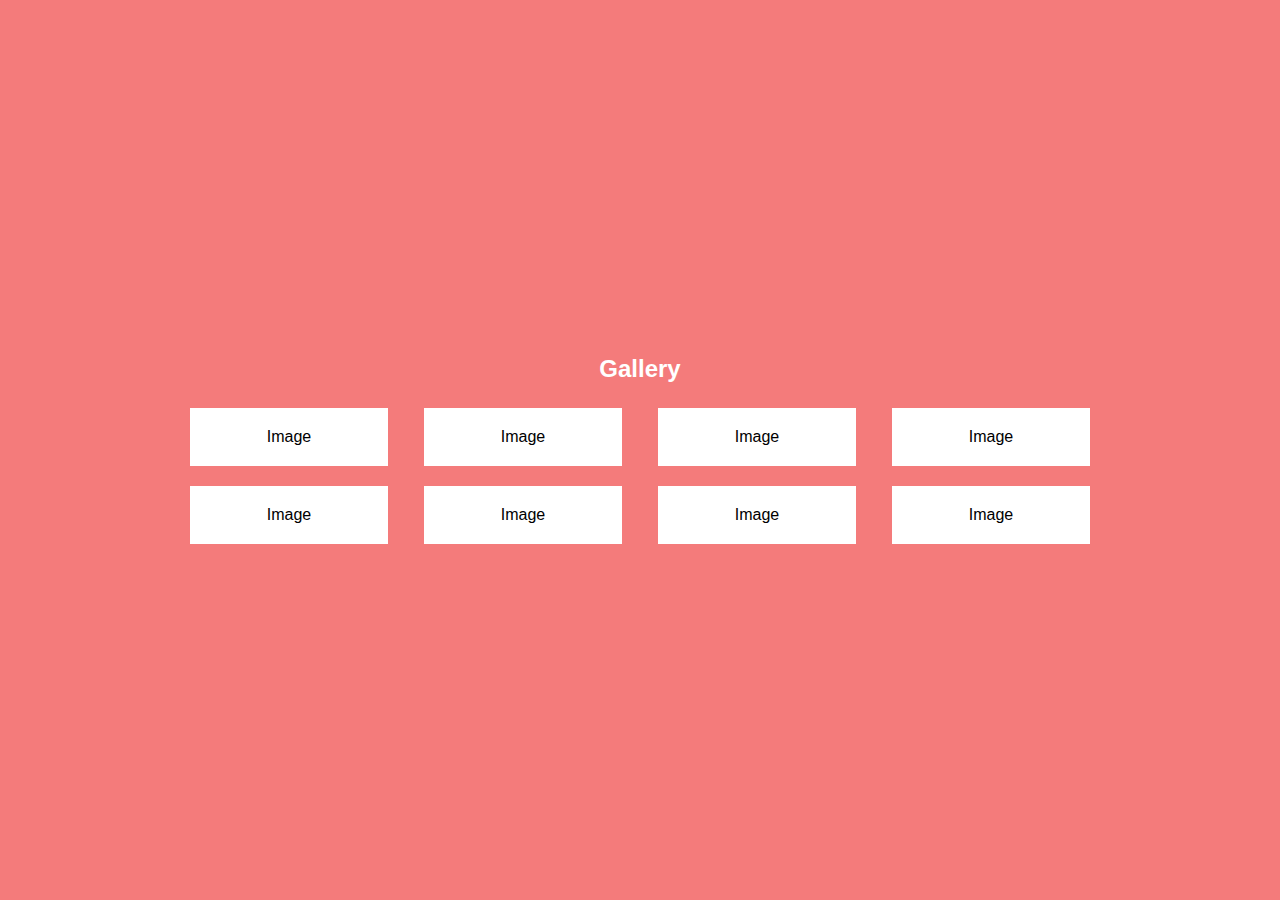
<file: Level 59/Classwork/index.html>
<!DOCTYPE html>
<html lang="en">
<head>
  <meta charset="UTF-8">
  <meta name="viewport" content="width=device-width, initial-scale=1.0">
  <title>Group 77</title>
  <link rel="stylesheet" href="style.css">
</head>
<body>
<div class="container">
  <h2>Gallery</h2>

  <div class="gallery">
    <div class="box">Image</div>
    <div class="box">Image</div>
    <div class="box">Image</div>
    <div class="box">Image</div>

    <div class="box">Image</div>
    <div class="box">Image</div>
    <div class="box">Image</div>
    <div class="box">Image</div>
  </div>
</div>

</body>
</html>
</file>
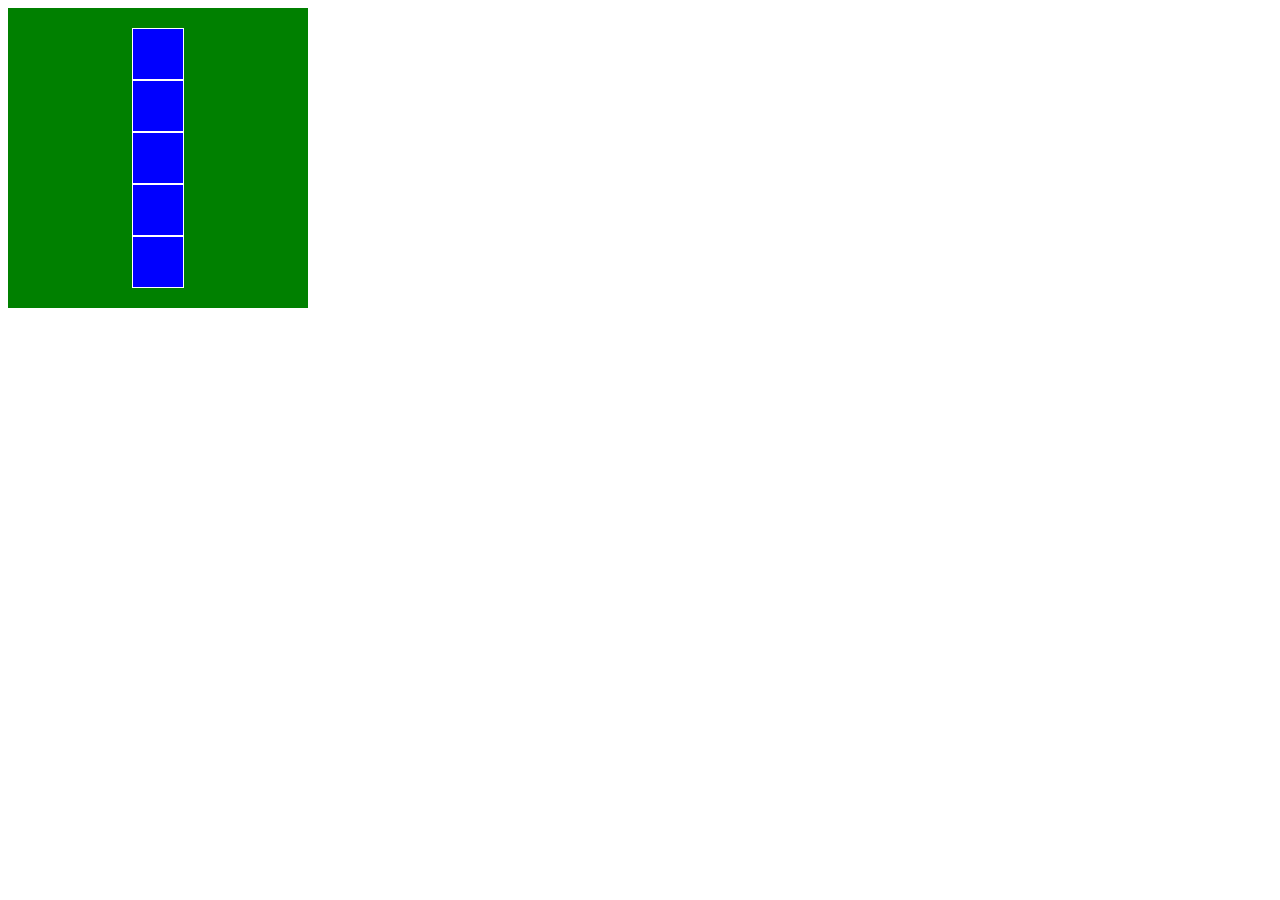
<file: Level 59/Homework/index.html>
<!DOCTYPE html>
<html lang="en">
<head>
  <meta charset="UTF-8">
  <meta name="viewport" content="width=device-width, initial-scale=1.0">
  <title>Group 77</title>
  <link rel="stylesheet" href="style.css">
</head>
<body>
  <div class="Parent">
    <div class="child"></div>
    <div class="child"></div>
    <div class="child"></div>
    <div class="child"></div>
    <div class="child"></div>
  </div>
</body>
</html>
</file>
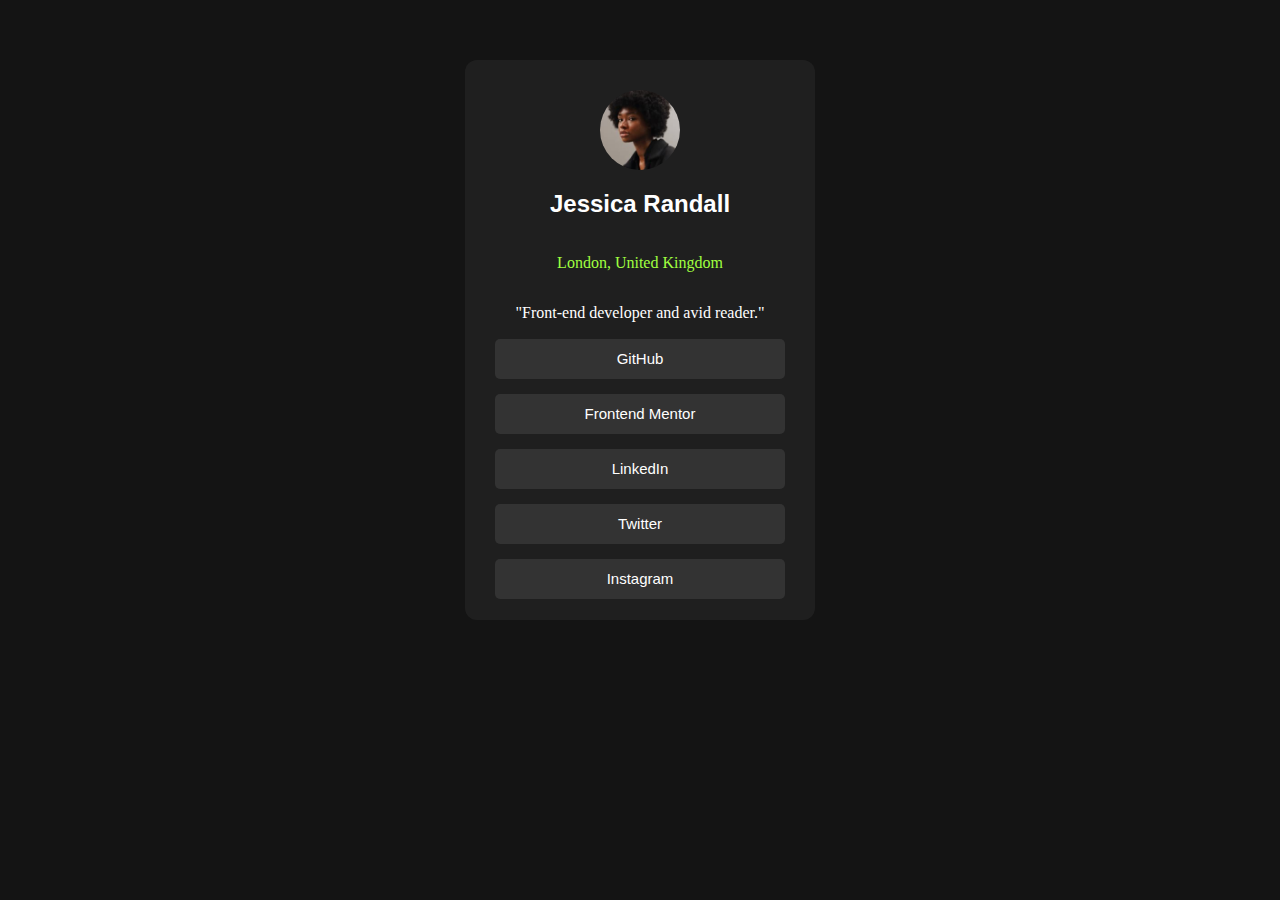
<file: Level 60/Homework/index.html>
<!DOCTYPE html>
<html lang="en">
<head>
  <meta charset="UTF-8">
  <meta name="viewport" content="width=, initial-scale=1.0">
  <title>FrontendMentor Project</title>
  <link rel="stylesheet" href="style.css">
</head>
<body>
  <div class="container">
    <div class="container1">
      <img src="./avatar-jessica.jpeg" alt="">
      <h2>Jessica Randall</h2>
      <p class="p1">London, United Kingdom</p>
      <p>"Front-end developer and avid reader."</p>
    </div>
    <div class="container2">
      <button>GitHub</button>
      <button>Frontend Mentor</button>
      <button>LinkedIn</button>
      <button>Twitter</button>
      <button>Instagram</button>
    </div>
  </div>


</body>
</html>
</file>
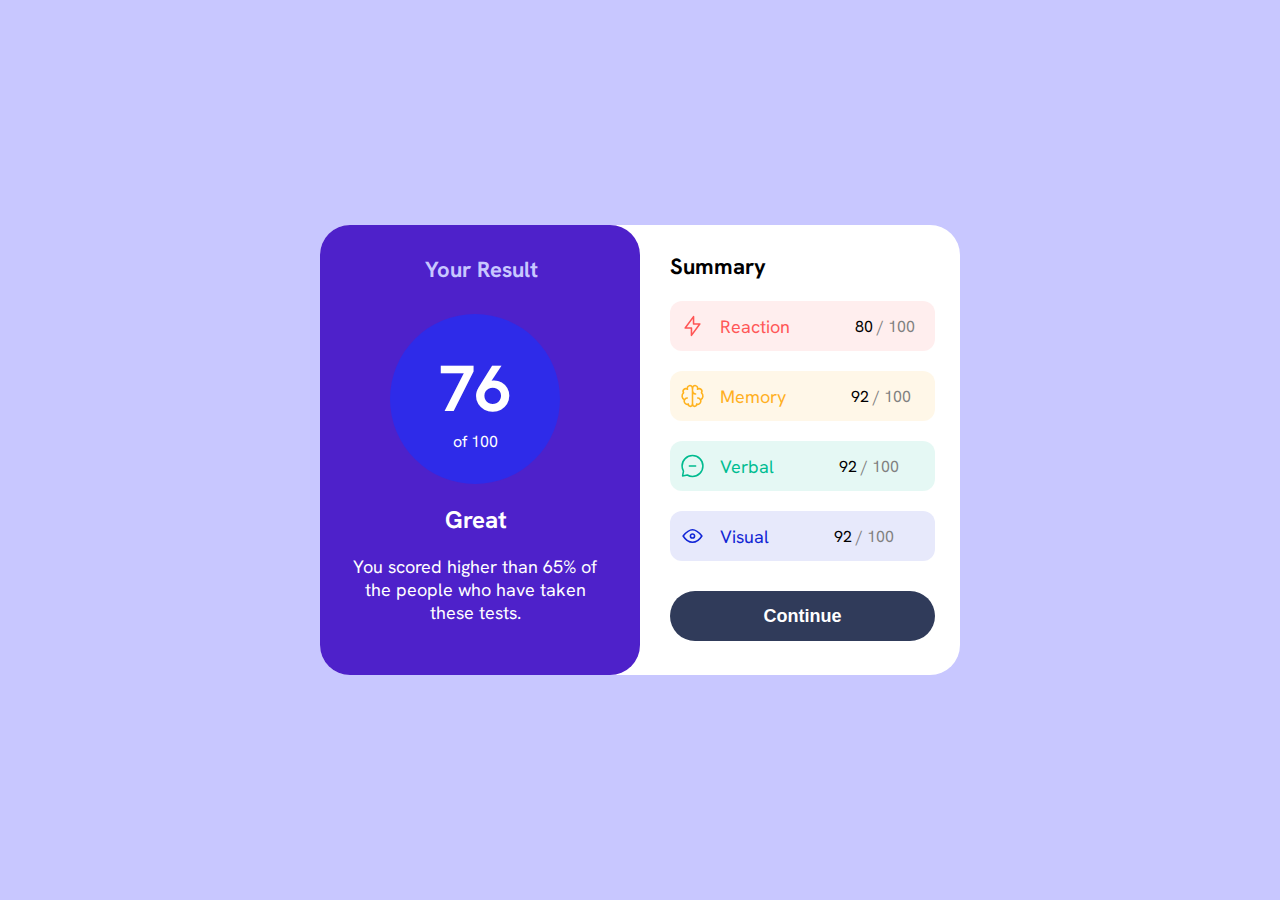
<file: Level 61/Classwork/index.html>
<!DOCTYPE html>
<html lang="en">
<head>
  <meta charset="UTF-8">
  <meta name="viewport" content="width=device-width, initial-scale=1.0">
  <title>Document</title>
  <link rel="stylesheet" href="style.css">
</head>
<body>
  <div class="main">
    <div class="result">
      <p class="p1">Your Result</p>

      <div class="div5">
        <p class="p2">76</p>
        <p class="p3">of 100</p>
      </div>

      <h2 class="h2-1">Great</h2>
      <p class="paragraph">You scored higher than 65% of the people who have taken these tests.</p>
    </div>

    

    <div class="summary">
       <div class="css">
        <p class="summary-p">Summary</p>
       </div>

       <div class="4div">
        <div class="red">
          <img src="./icon-reaction.svg" alt="">

          <p class="red-p">Reaction</p>
          <p class="rslt">80 <span class="span">/ 100</span></p>
        </div>

        <div class="yellow">
          <img src="./icon-memory.svg" alt="">

          <p class="yellow-p">Memory</p>
          <p class="rslt">92 <span class="span">/ 100</span></p>
        </div>

        <div class="green">
           <img src="./icon-verbal.svg" alt="">

          <p class="green-p">Verbal</p>
          <p class="rslt">92 <span class="span">/ 100</span></p>
        </div>
        <div class="blue">
          <img src="./icon-visual.svg" alt="">

          <p class="blue-p">Visual</p>
          <p class="rslt">92 <span class="span">/ 100</span></p>
        </div>

        <button class="mnbt">Continue</button>
       </div>
    </div>
  </div>
</body>
</html>
</file>
<file: Level 59/Classwork/style.css>
body {
  margin: 0;
  font-family: Arial, Helvetica, sans-serif;
  background-color: #f47b7b;
  display: flex;
  justify-content: center;
  align-items: center;
  height: 100vh;
}

.container {
  width: 900px;
  text-align: center;
}

h2 {
  color: white;
  margin-bottom: 25px;
}

.gallery {
  display: flex;
  flex-wrap: wrap;
  justify-content: space-between;
}

.box {
  width: 22%;
  background-color: white;
  padding: 20px 0;
  margin-bottom: 20px;
  box-sizing: border-box;
}
</file>
<file: Level 59/Homework/style.css>
.Parent {
  width: 300px;
  height: 300px;
  flex-wrap: wrap;
  background-color: green;
  justify-content: center;
  align-items: center;
  display: flex;
  flex-direction: column;
}

.child {
  width: 50px;
  height: 50px;
  background-color: blue;
  border: 1px solid white;
}
</file>
<file: Level 60/Homework/style.css>
body {
  background-color: #141414;
  display: flex;
  align-items: center;
  justify-content: center;
  flex-wrap: wrap;
  margin: 0;
  padding: 60px;
}

.container {
  background-color: #1f1f1f;
  width: 350px;
  height: 560px;
  border-radius: 12px;
}


h2 {
  font-family: Arial, Helvetica, sans-serif;
  color: white;
}

img {
  width: 80px;
  border-radius: 100px;
  margin-top: 30px;
}

.container1 {
  display: flex;
  justify-content: center;
  align-items: center;
  flex-direction: column;
  margin-bottom: 1px;
}

.container2 {
  display: flex;
  justify-content: center;
  align-items: center;
  flex-direction: column;
  gap: 15px;
}

button {
  color: white;
  background-color: #333333;
  height: 40px;
  width: 290px;
  text-align: center;
  border: none;
  border-radius: 5px;
  font-size: 15px;
}

.p1 {
  color: #a0ff40;
}

p {
  color: white;
}

button:hover {
  cursor: pointer;
  background-color: #a0ff40;
  color: black;
}
</file>
<file: Level 61/Classwork/style.css>
@import url('https://fonts.googleapis.com/css2?family=Hanken+Grotesk:ital,wght@0,100..900;1,100..900&display=swap');

* {
  padding: 0;
  margin: 0;
  box-sizing: border-box;
}

body {
  background-color: hsl(241, 100%, 89%);
  display: flex;
  justify-content: center;
  align-items: center;
  height: 100vh;
  font-family: "Hanken Grotesk", sans-serif;
}

.main {
  display: flex;
  /* justify-content: center;
  align-items: center; */
  background-color: white;
  width: 640px;
  border-radius: 30px;
}

.result {
  width: 320px;
  background-color: hsla(256, 72%, 46%, 1);
  height: 450px;
  border-radius: 30px;
}

.p1 {
  color: hsl(241, 100%, 89%);
  font-size: 22px;
  margin-left: 105px;
  margin-top: 30px;
  font-weight: 700;
}

.div5 {
  background-color: hsl(241, 81%, 54%);
  width: 170px;
  height: 170px;
  border-radius: 50%;
  margin-left: 70px;
  margin-top: 30px;
  display: flex;
  justify-content: center;
  align-items: center;
  flex-direction: column;
}

.p2 {
  color: white;
  font-weight: 700;
  font-size: 65px;
}

.p3 {
  color: white;
}

.h2-1 {
  color: white;
  margin-left: 125px;
  margin-top: 20px;
}

.paragraph {
  color: white;
  text-align: center;
  margin-top: 20px;
  width: 250px;
  font-size: 18px;
  margin-left: 30px;
}

.summary-p {
  font-size: 22px;
  font-weight: 700;
}

.css {
  margin: 27px 0 0 30px ;
}

.red {
  background-color:  hsla(0, 100%, 67%, 0.1);
  width: 265px;
  height: 50px;
  margin: 20px 0 0 30px;
  border-radius: 12px;
  display: flex;
  /* justify-content: space-evenly; */
  align-items: center;
  gap: 15px;
}

.red img {
  width: 25px;
  height: 50px;
  margin-left: 10px;
}

.red-p {
  color:  hsl(0, 100%, 67%);
  /* margin-left: 50px; */
  /* margin-bottom: 60px; */
  text-align: center;
  font-size: 18px;
}

.rslt {
  margin-left: 50px;
  /* color: black; */
}

/* .rstl span {
  color: gray;
} */

.span {
  color: gray;
}

.yellow {
  background-color:  hsla(39, 100%, 56%, 0.1);
  width: 265px;
  height: 50px;
  margin: 20px 0 0 30px;
  border-radius: 12px;
  display: flex;
  /* justify-content: space-evenly; */
  align-items: center;
  gap: 15px;
}

.yellow-p {
  color:  hsl(39, 100%, 56%);
  /* margin-left: 50px; */
  /* margin-bottom: 60px; */
  text-align: center;
  font-size: 18px;
}

.yellow img {
  width: 25px;
  height: 50px;
  margin-left: 10px;
}

.green {
  background-color:  hsla(166, 100%, 37%, 0.1);
  width: 265px;
  height: 50px;
  margin: 20px 0 0 30px;
  border-radius: 12px;
  display: flex;
  /* justify-content: space-evenly; */
  align-items: center;
  gap: 15px;
}

.green-p {
  color:  hsl(166, 100%, 37%);
  /* margin-left: 50px; */
  /* margin-bottom: 60px; */
  text-align: center;
  font-size: 18px;
}

.green img {
  width: 25px;
  height: 50px;
  margin-left: 10px;
}

.blue {
  background-color:  hsla(234, 85%, 45%, 0.1);
  width: 265px;
  height: 50px;
  margin: 20px 0 0 30px;
  border-radius: 12px;
  display: flex;
  /* justify-content: space-evenly; */
  align-items: center;
  gap: 15px;
}

.blue-p {
  color:  hsl(234, 85%, 45%);
  /* margin-left: 50px; */
  /* margin-bottom: 60px; */
  text-align: center;
  font-size: 18px;
}

.blue img {
  width: 25px;
  height: 50px;
  margin-left: 10px;
}

.mnbt {
  border: none;
  margin-left: 30px;
  margin-top: 30px;
  background-color: hsl(224, 30%, 27%);
  color: white;
  width: 265px;
  height: 50px;
  border-radius: 30px;
  font-size: 18px;
  font-weight: bold
}
</file>
